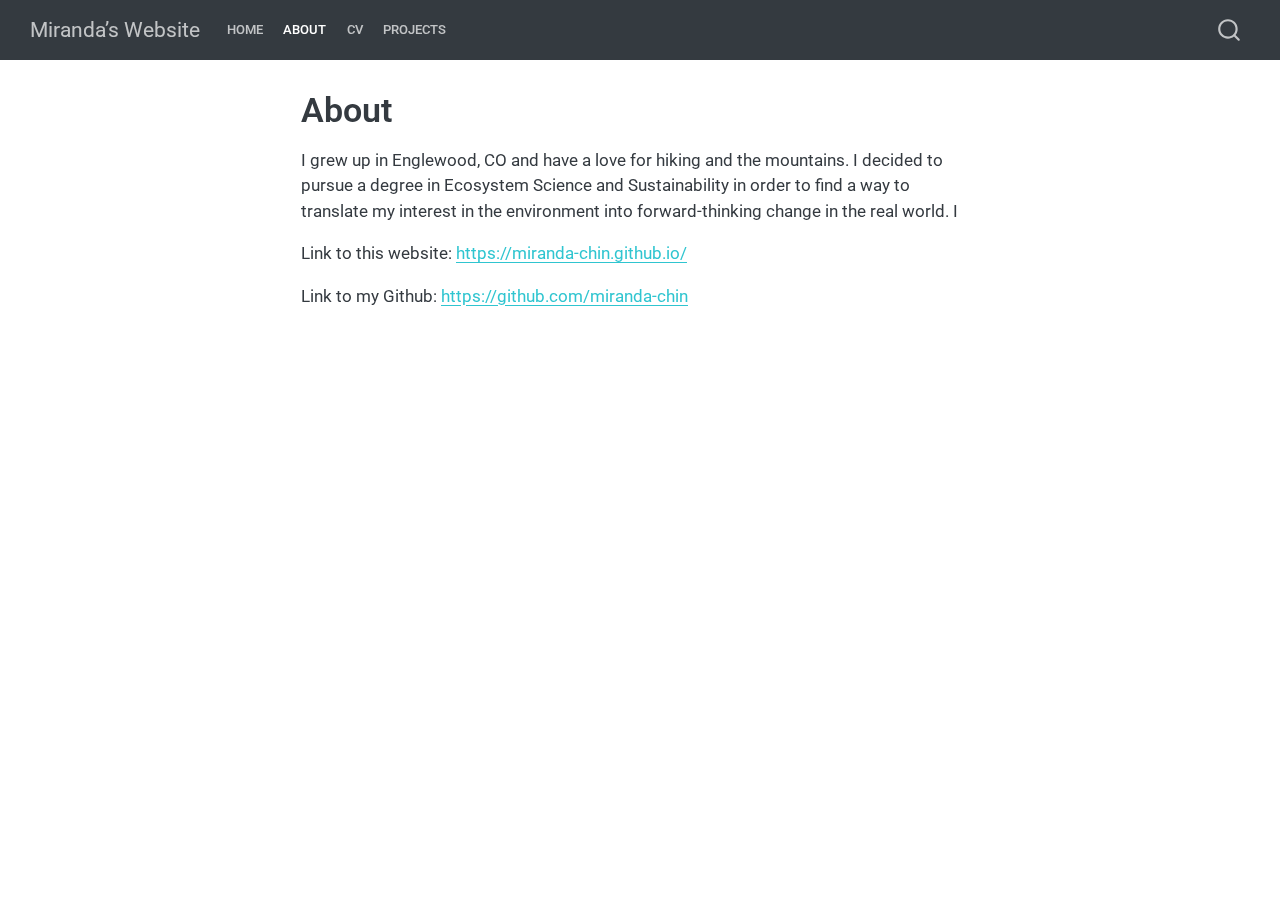
<file: docs/about.html>
<!DOCTYPE html>
<html xmlns="http://www.w3.org/1999/xhtml" lang="en" xml:lang="en"><head>

<meta charset="utf-8">
<meta name="generator" content="quarto-1.5.57">

<meta name="viewport" content="width=device-width, initial-scale=1.0, user-scalable=yes">


<title>About – Miranda’s Website</title>
<style>
code{white-space: pre-wrap;}
span.smallcaps{font-variant: small-caps;}
div.columns{display: flex; gap: min(4vw, 1.5em);}
div.column{flex: auto; overflow-x: auto;}
div.hanging-indent{margin-left: 1.5em; text-indent: -1.5em;}
ul.task-list{list-style: none;}
ul.task-list li input[type="checkbox"] {
  width: 0.8em;
  margin: 0 0.8em 0.2em -1em; /* quarto-specific, see https://github.com/quarto-dev/quarto-cli/issues/4556 */ 
  vertical-align: middle;
}
</style>


<script src="site_libs/quarto-nav/quarto-nav.js"></script>
<script src="site_libs/quarto-nav/headroom.min.js"></script>
<script src="site_libs/clipboard/clipboard.min.js"></script>
<script src="site_libs/quarto-search/autocomplete.umd.js"></script>
<script src="site_libs/quarto-search/fuse.min.js"></script>
<script src="site_libs/quarto-search/quarto-search.js"></script>
<meta name="quarto:offset" content="./">
<script src="site_libs/quarto-html/quarto.js"></script>
<script src="site_libs/quarto-html/popper.min.js"></script>
<script src="site_libs/quarto-html/tippy.umd.min.js"></script>
<script src="site_libs/quarto-html/anchor.min.js"></script>
<link href="site_libs/quarto-html/tippy.css" rel="stylesheet">
<link href="site_libs/quarto-html/quarto-syntax-highlighting.css" rel="stylesheet" id="quarto-text-highlighting-styles">
<script src="site_libs/bootstrap/bootstrap.min.js"></script>
<link href="site_libs/bootstrap/bootstrap-icons.css" rel="stylesheet">
<link href="site_libs/bootstrap/bootstrap.min.css" rel="stylesheet" id="quarto-bootstrap" data-mode="light">
<script id="quarto-search-options" type="application/json">{
  "location": "navbar",
  "copy-button": false,
  "collapse-after": 3,
  "panel-placement": "end",
  "type": "overlay",
  "limit": 50,
  "keyboard-shortcut": [
    "f",
    "/",
    "s"
  ],
  "show-item-context": false,
  "language": {
    "search-no-results-text": "No results",
    "search-matching-documents-text": "matching documents",
    "search-copy-link-title": "Copy link to search",
    "search-hide-matches-text": "Hide additional matches",
    "search-more-match-text": "more match in this document",
    "search-more-matches-text": "more matches in this document",
    "search-clear-button-title": "Clear",
    "search-text-placeholder": "",
    "search-detached-cancel-button-title": "Cancel",
    "search-submit-button-title": "Submit",
    "search-label": "Search"
  }
}</script>


<link rel="stylesheet" href="styles.css">
</head>

<body class="floating nav-fixed">

<div id="quarto-search-results"></div>
  <header id="quarto-header" class="headroom fixed-top">
    <nav class="navbar navbar-expand-lg " data-bs-theme="dark">
      <div class="navbar-container container-fluid">
      <div class="navbar-brand-container mx-auto">
    <a class="navbar-brand" href="./index.html">
    <span class="navbar-title">Miranda’s Website</span>
    </a>
  </div>
            <div id="quarto-search" class="" title="Search"></div>
          <button class="navbar-toggler" type="button" data-bs-toggle="collapse" data-bs-target="#navbarCollapse" aria-controls="navbarCollapse" role="menu" aria-expanded="false" aria-label="Toggle navigation" onclick="if (window.quartoToggleHeadroom) { window.quartoToggleHeadroom(); }">
  <span class="navbar-toggler-icon"></span>
</button>
          <div class="collapse navbar-collapse" id="navbarCollapse">
            <ul class="navbar-nav navbar-nav-scroll me-auto">
  <li class="nav-item">
    <a class="nav-link" href="./index.html"> 
<span class="menu-text">Home</span></a>
  </li>  
  <li class="nav-item">
    <a class="nav-link active" href="./about.html" aria-current="page"> 
<span class="menu-text">About</span></a>
  </li>  
  <li class="nav-item">
    <a class="nav-link" href="./CV.html"> 
<span class="menu-text">CV</span></a>
  </li>  
  <li class="nav-item">
    <a class="nav-link" href="./Projects.html"> 
<span class="menu-text">Projects</span></a>
  </li>  
</ul>
          </div> <!-- /navcollapse -->
            <div class="quarto-navbar-tools">
</div>
      </div> <!-- /container-fluid -->
    </nav>
</header>
<!-- content -->
<div id="quarto-content" class="quarto-container page-columns page-rows-contents page-layout-article page-navbar">
<!-- sidebar -->
  <nav id="quarto-sidebar" class="sidebar collapse collapse-horizontal quarto-sidebar-collapse-item sidebar-navigation floating overflow-auto">
    
</nav>
<div id="quarto-sidebar-glass" class="quarto-sidebar-collapse-item" data-bs-toggle="collapse" data-bs-target=".quarto-sidebar-collapse-item"></div>
<!-- margin-sidebar -->
    <div id="quarto-margin-sidebar" class="sidebar margin-sidebar zindex-bottom">
    </div>
<!-- main -->
<main class="content" id="quarto-document-content">

<header id="title-block-header" class="quarto-title-block default">
<div class="quarto-title">
<h1 class="title">About</h1>
</div>



<div class="quarto-title-meta">

    
  
    
  </div>
  


</header>


<p>I grew up in Englewood, CO and have a love for hiking and the mountains. I decided to pursue a degree in Ecosystem Science and Sustainability in order to find a way to translate my interest in the environment into forward-thinking change in the real world. I</p>
<p>Link to this website: <a href="https://miranda-chin.github.io/" class="uri">https://miranda-chin.github.io/</a></p>
<p>Link to my Github: <a href="https://github.com/miranda-chin" class="uri">https://github.com/miranda-chin</a></p>



</main> <!-- /main -->
<script id="quarto-html-after-body" type="application/javascript">
window.document.addEventListener("DOMContentLoaded", function (event) {
  const toggleBodyColorMode = (bsSheetEl) => {
    const mode = bsSheetEl.getAttribute("data-mode");
    const bodyEl = window.document.querySelector("body");
    if (mode === "dark") {
      bodyEl.classList.add("quarto-dark");
      bodyEl.classList.remove("quarto-light");
    } else {
      bodyEl.classList.add("quarto-light");
      bodyEl.classList.remove("quarto-dark");
    }
  }
  const toggleBodyColorPrimary = () => {
    const bsSheetEl = window.document.querySelector("link#quarto-bootstrap");
    if (bsSheetEl) {
      toggleBodyColorMode(bsSheetEl);
    }
  }
  toggleBodyColorPrimary();  
  const icon = "";
  const anchorJS = new window.AnchorJS();
  anchorJS.options = {
    placement: 'right',
    icon: icon
  };
  anchorJS.add('.anchored');
  const isCodeAnnotation = (el) => {
    for (const clz of el.classList) {
      if (clz.startsWith('code-annotation-')) {                     
        return true;
      }
    }
    return false;
  }
  const onCopySuccess = function(e) {
    // button target
    const button = e.trigger;
    // don't keep focus
    button.blur();
    // flash "checked"
    button.classList.add('code-copy-button-checked');
    var currentTitle = button.getAttribute("title");
    button.setAttribute("title", "Copied!");
    let tooltip;
    if (window.bootstrap) {
      button.setAttribute("data-bs-toggle", "tooltip");
      button.setAttribute("data-bs-placement", "left");
      button.setAttribute("data-bs-title", "Copied!");
      tooltip = new bootstrap.Tooltip(button, 
        { trigger: "manual", 
          customClass: "code-copy-button-tooltip",
          offset: [0, -8]});
      tooltip.show();    
    }
    setTimeout(function() {
      if (tooltip) {
        tooltip.hide();
        button.removeAttribute("data-bs-title");
        button.removeAttribute("data-bs-toggle");
        button.removeAttribute("data-bs-placement");
      }
      button.setAttribute("title", currentTitle);
      button.classList.remove('code-copy-button-checked');
    }, 1000);
    // clear code selection
    e.clearSelection();
  }
  const getTextToCopy = function(trigger) {
      const codeEl = trigger.previousElementSibling.cloneNode(true);
      for (const childEl of codeEl.children) {
        if (isCodeAnnotation(childEl)) {
          childEl.remove();
        }
      }
      return codeEl.innerText;
  }
  const clipboard = new window.ClipboardJS('.code-copy-button:not([data-in-quarto-modal])', {
    text: getTextToCopy
  });
  clipboard.on('success', onCopySuccess);
  if (window.document.getElementById('quarto-embedded-source-code-modal')) {
    // For code content inside modals, clipBoardJS needs to be initialized with a container option
    // TODO: Check when it could be a function (https://github.com/zenorocha/clipboard.js/issues/860)
    const clipboardModal = new window.ClipboardJS('.code-copy-button[data-in-quarto-modal]', {
      text: getTextToCopy,
      container: window.document.getElementById('quarto-embedded-source-code-modal')
    });
    clipboardModal.on('success', onCopySuccess);
  }
    var localhostRegex = new RegExp(/^(?:http|https):\/\/localhost\:?[0-9]*\//);
    var mailtoRegex = new RegExp(/^mailto:/);
      var filterRegex = new RegExp('/' + window.location.host + '/');
    var isInternal = (href) => {
        return filterRegex.test(href) || localhostRegex.test(href) || mailtoRegex.test(href);
    }
    // Inspect non-navigation links and adorn them if external
 	var links = window.document.querySelectorAll('a[href]:not(.nav-link):not(.navbar-brand):not(.toc-action):not(.sidebar-link):not(.sidebar-item-toggle):not(.pagination-link):not(.no-external):not([aria-hidden]):not(.dropdown-item):not(.quarto-navigation-tool):not(.about-link)');
    for (var i=0; i<links.length; i++) {
      const link = links[i];
      if (!isInternal(link.href)) {
        // undo the damage that might have been done by quarto-nav.js in the case of
        // links that we want to consider external
        if (link.dataset.originalHref !== undefined) {
          link.href = link.dataset.originalHref;
        }
      }
    }
  function tippyHover(el, contentFn, onTriggerFn, onUntriggerFn) {
    const config = {
      allowHTML: true,
      maxWidth: 500,
      delay: 100,
      arrow: false,
      appendTo: function(el) {
          return el.parentElement;
      },
      interactive: true,
      interactiveBorder: 10,
      theme: 'quarto',
      placement: 'bottom-start',
    };
    if (contentFn) {
      config.content = contentFn;
    }
    if (onTriggerFn) {
      config.onTrigger = onTriggerFn;
    }
    if (onUntriggerFn) {
      config.onUntrigger = onUntriggerFn;
    }
    window.tippy(el, config); 
  }
  const noterefs = window.document.querySelectorAll('a[role="doc-noteref"]');
  for (var i=0; i<noterefs.length; i++) {
    const ref = noterefs[i];
    tippyHover(ref, function() {
      // use id or data attribute instead here
      let href = ref.getAttribute('data-footnote-href') || ref.getAttribute('href');
      try { href = new URL(href).hash; } catch {}
      const id = href.replace(/^#\/?/, "");
      const note = window.document.getElementById(id);
      if (note) {
        return note.innerHTML;
      } else {
        return "";
      }
    });
  }
  const xrefs = window.document.querySelectorAll('a.quarto-xref');
  const processXRef = (id, note) => {
    // Strip column container classes
    const stripColumnClz = (el) => {
      el.classList.remove("page-full", "page-columns");
      if (el.children) {
        for (const child of el.children) {
          stripColumnClz(child);
        }
      }
    }
    stripColumnClz(note)
    if (id === null || id.startsWith('sec-')) {
      // Special case sections, only their first couple elements
      const container = document.createElement("div");
      if (note.children && note.children.length > 2) {
        container.appendChild(note.children[0].cloneNode(true));
        for (let i = 1; i < note.children.length; i++) {
          const child = note.children[i];
          if (child.tagName === "P" && child.innerText === "") {
            continue;
          } else {
            container.appendChild(child.cloneNode(true));
            break;
          }
        }
        if (window.Quarto?.typesetMath) {
          window.Quarto.typesetMath(container);
        }
        return container.innerHTML
      } else {
        if (window.Quarto?.typesetMath) {
          window.Quarto.typesetMath(note);
        }
        return note.innerHTML;
      }
    } else {
      // Remove any anchor links if they are present
      const anchorLink = note.querySelector('a.anchorjs-link');
      if (anchorLink) {
        anchorLink.remove();
      }
      if (window.Quarto?.typesetMath) {
        window.Quarto.typesetMath(note);
      }
      // TODO in 1.5, we should make sure this works without a callout special case
      if (note.classList.contains("callout")) {
        return note.outerHTML;
      } else {
        return note.innerHTML;
      }
    }
  }
  for (var i=0; i<xrefs.length; i++) {
    const xref = xrefs[i];
    tippyHover(xref, undefined, function(instance) {
      instance.disable();
      let url = xref.getAttribute('href');
      let hash = undefined; 
      if (url.startsWith('#')) {
        hash = url;
      } else {
        try { hash = new URL(url).hash; } catch {}
      }
      if (hash) {
        const id = hash.replace(/^#\/?/, "");
        const note = window.document.getElementById(id);
        if (note !== null) {
          try {
            const html = processXRef(id, note.cloneNode(true));
            instance.setContent(html);
          } finally {
            instance.enable();
            instance.show();
          }
        } else {
          // See if we can fetch this
          fetch(url.split('#')[0])
          .then(res => res.text())
          .then(html => {
            const parser = new DOMParser();
            const htmlDoc = parser.parseFromString(html, "text/html");
            const note = htmlDoc.getElementById(id);
            if (note !== null) {
              const html = processXRef(id, note);
              instance.setContent(html);
            } 
          }).finally(() => {
            instance.enable();
            instance.show();
          });
        }
      } else {
        // See if we can fetch a full url (with no hash to target)
        // This is a special case and we should probably do some content thinning / targeting
        fetch(url)
        .then(res => res.text())
        .then(html => {
          const parser = new DOMParser();
          const htmlDoc = parser.parseFromString(html, "text/html");
          const note = htmlDoc.querySelector('main.content');
          if (note !== null) {
            // This should only happen for chapter cross references
            // (since there is no id in the URL)
            // remove the first header
            if (note.children.length > 0 && note.children[0].tagName === "HEADER") {
              note.children[0].remove();
            }
            const html = processXRef(null, note);
            instance.setContent(html);
          } 
        }).finally(() => {
          instance.enable();
          instance.show();
        });
      }
    }, function(instance) {
    });
  }
      let selectedAnnoteEl;
      const selectorForAnnotation = ( cell, annotation) => {
        let cellAttr = 'data-code-cell="' + cell + '"';
        let lineAttr = 'data-code-annotation="' +  annotation + '"';
        const selector = 'span[' + cellAttr + '][' + lineAttr + ']';
        return selector;
      }
      const selectCodeLines = (annoteEl) => {
        const doc = window.document;
        const targetCell = annoteEl.getAttribute("data-target-cell");
        const targetAnnotation = annoteEl.getAttribute("data-target-annotation");
        const annoteSpan = window.document.querySelector(selectorForAnnotation(targetCell, targetAnnotation));
        const lines = annoteSpan.getAttribute("data-code-lines").split(",");
        const lineIds = lines.map((line) => {
          return targetCell + "-" + line;
        })
        let top = null;
        let height = null;
        let parent = null;
        if (lineIds.length > 0) {
            //compute the position of the single el (top and bottom and make a div)
            const el = window.document.getElementById(lineIds[0]);
            top = el.offsetTop;
            height = el.offsetHeight;
            parent = el.parentElement.parentElement;
          if (lineIds.length > 1) {
            const lastEl = window.document.getElementById(lineIds[lineIds.length - 1]);
            const bottom = lastEl.offsetTop + lastEl.offsetHeight;
            height = bottom - top;
          }
          if (top !== null && height !== null && parent !== null) {
            // cook up a div (if necessary) and position it 
            let div = window.document.getElementById("code-annotation-line-highlight");
            if (div === null) {
              div = window.document.createElement("div");
              div.setAttribute("id", "code-annotation-line-highlight");
              div.style.position = 'absolute';
              parent.appendChild(div);
            }
            div.style.top = top - 2 + "px";
            div.style.height = height + 4 + "px";
            div.style.left = 0;
            let gutterDiv = window.document.getElementById("code-annotation-line-highlight-gutter");
            if (gutterDiv === null) {
              gutterDiv = window.document.createElement("div");
              gutterDiv.setAttribute("id", "code-annotation-line-highlight-gutter");
              gutterDiv.style.position = 'absolute';
              const codeCell = window.document.getElementById(targetCell);
              const gutter = codeCell.querySelector('.code-annotation-gutter');
              gutter.appendChild(gutterDiv);
            }
            gutterDiv.style.top = top - 2 + "px";
            gutterDiv.style.height = height + 4 + "px";
          }
          selectedAnnoteEl = annoteEl;
        }
      };
      const unselectCodeLines = () => {
        const elementsIds = ["code-annotation-line-highlight", "code-annotation-line-highlight-gutter"];
        elementsIds.forEach((elId) => {
          const div = window.document.getElementById(elId);
          if (div) {
            div.remove();
          }
        });
        selectedAnnoteEl = undefined;
      };
        // Handle positioning of the toggle
    window.addEventListener(
      "resize",
      throttle(() => {
        elRect = undefined;
        if (selectedAnnoteEl) {
          selectCodeLines(selectedAnnoteEl);
        }
      }, 10)
    );
    function throttle(fn, ms) {
    let throttle = false;
    let timer;
      return (...args) => {
        if(!throttle) { // first call gets through
            fn.apply(this, args);
            throttle = true;
        } else { // all the others get throttled
            if(timer) clearTimeout(timer); // cancel #2
            timer = setTimeout(() => {
              fn.apply(this, args);
              timer = throttle = false;
            }, ms);
        }
      };
    }
      // Attach click handler to the DT
      const annoteDls = window.document.querySelectorAll('dt[data-target-cell]');
      for (const annoteDlNode of annoteDls) {
        annoteDlNode.addEventListener('click', (event) => {
          const clickedEl = event.target;
          if (clickedEl !== selectedAnnoteEl) {
            unselectCodeLines();
            const activeEl = window.document.querySelector('dt[data-target-cell].code-annotation-active');
            if (activeEl) {
              activeEl.classList.remove('code-annotation-active');
            }
            selectCodeLines(clickedEl);
            clickedEl.classList.add('code-annotation-active');
          } else {
            // Unselect the line
            unselectCodeLines();
            clickedEl.classList.remove('code-annotation-active');
          }
        });
      }
  const findCites = (el) => {
    const parentEl = el.parentElement;
    if (parentEl) {
      const cites = parentEl.dataset.cites;
      if (cites) {
        return {
          el,
          cites: cites.split(' ')
        };
      } else {
        return findCites(el.parentElement)
      }
    } else {
      return undefined;
    }
  };
  var bibliorefs = window.document.querySelectorAll('a[role="doc-biblioref"]');
  for (var i=0; i<bibliorefs.length; i++) {
    const ref = bibliorefs[i];
    const citeInfo = findCites(ref);
    if (citeInfo) {
      tippyHover(citeInfo.el, function() {
        var popup = window.document.createElement('div');
        citeInfo.cites.forEach(function(cite) {
          var citeDiv = window.document.createElement('div');
          citeDiv.classList.add('hanging-indent');
          citeDiv.classList.add('csl-entry');
          var biblioDiv = window.document.getElementById('ref-' + cite);
          if (biblioDiv) {
            citeDiv.innerHTML = biblioDiv.innerHTML;
          }
          popup.appendChild(citeDiv);
        });
        return popup.innerHTML;
      });
    }
  }
});
</script>
</div> <!-- /content -->




</body></html>
</file>
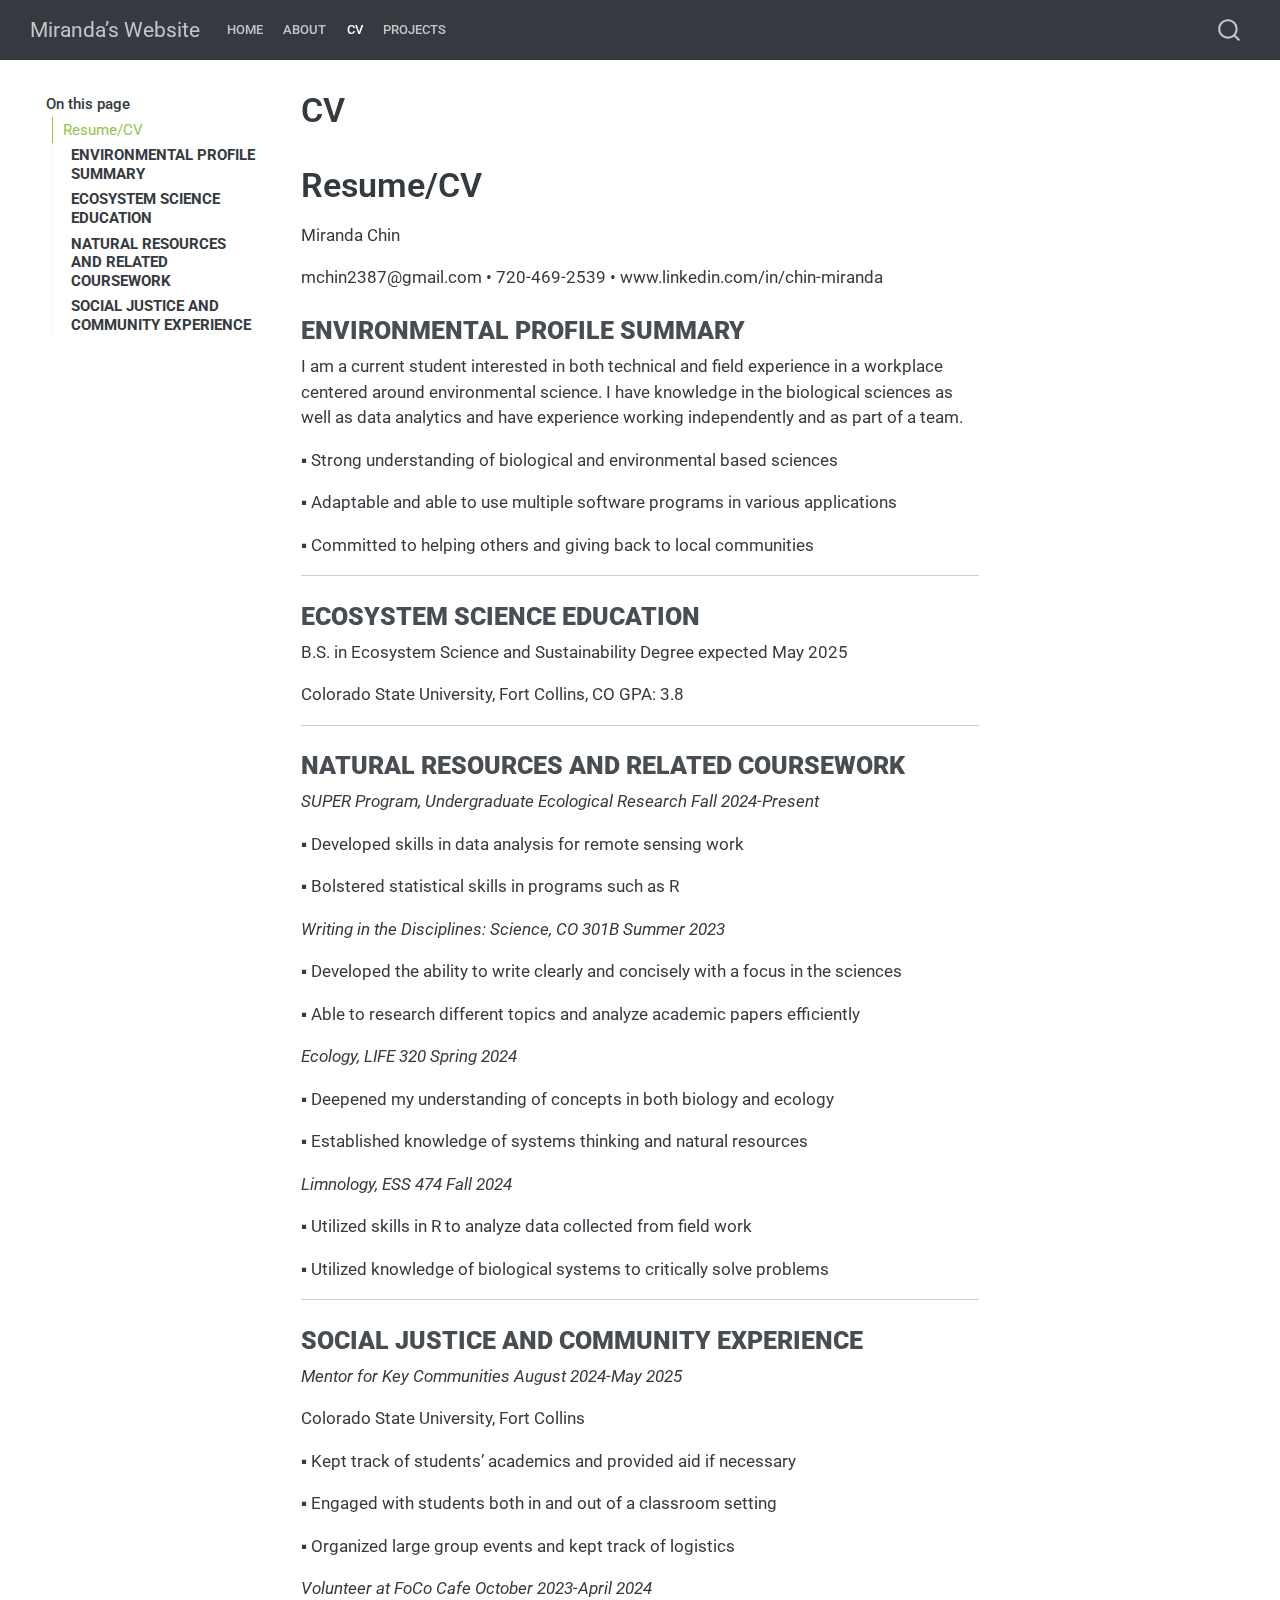
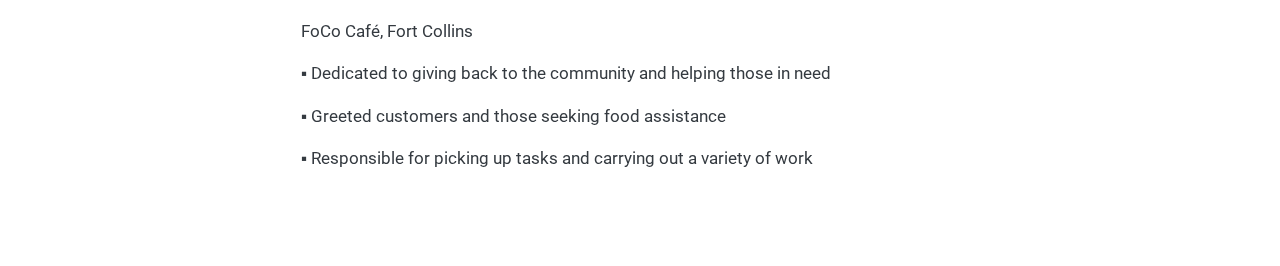
<file: docs/CV.html>
<!DOCTYPE html>
<html xmlns="http://www.w3.org/1999/xhtml" lang="en" xml:lang="en"><head>

<meta charset="utf-8">
<meta name="generator" content="quarto-1.5.57">

<meta name="viewport" content="width=device-width, initial-scale=1.0, user-scalable=yes">


<title>CV – Miranda’s Website</title>
<style>
code{white-space: pre-wrap;}
span.smallcaps{font-variant: small-caps;}
div.columns{display: flex; gap: min(4vw, 1.5em);}
div.column{flex: auto; overflow-x: auto;}
div.hanging-indent{margin-left: 1.5em; text-indent: -1.5em;}
ul.task-list{list-style: none;}
ul.task-list li input[type="checkbox"] {
  width: 0.8em;
  margin: 0 0.8em 0.2em -1em; /* quarto-specific, see https://github.com/quarto-dev/quarto-cli/issues/4556 */ 
  vertical-align: middle;
}
</style>


<script src="site_libs/quarto-nav/quarto-nav.js"></script>
<script src="site_libs/quarto-nav/headroom.min.js"></script>
<script src="site_libs/clipboard/clipboard.min.js"></script>
<script src="site_libs/quarto-search/autocomplete.umd.js"></script>
<script src="site_libs/quarto-search/fuse.min.js"></script>
<script src="site_libs/quarto-search/quarto-search.js"></script>
<meta name="quarto:offset" content="./">
<script src="site_libs/quarto-html/quarto.js"></script>
<script src="site_libs/quarto-html/popper.min.js"></script>
<script src="site_libs/quarto-html/tippy.umd.min.js"></script>
<script src="site_libs/quarto-html/anchor.min.js"></script>
<link href="site_libs/quarto-html/tippy.css" rel="stylesheet">
<link href="site_libs/quarto-html/quarto-syntax-highlighting.css" rel="stylesheet" id="quarto-text-highlighting-styles">
<script src="site_libs/bootstrap/bootstrap.min.js"></script>
<link href="site_libs/bootstrap/bootstrap-icons.css" rel="stylesheet">
<link href="site_libs/bootstrap/bootstrap.min.css" rel="stylesheet" id="quarto-bootstrap" data-mode="light">
<script id="quarto-search-options" type="application/json">{
  "location": "navbar",
  "copy-button": false,
  "collapse-after": 3,
  "panel-placement": "end",
  "type": "overlay",
  "limit": 50,
  "keyboard-shortcut": [
    "f",
    "/",
    "s"
  ],
  "show-item-context": false,
  "language": {
    "search-no-results-text": "No results",
    "search-matching-documents-text": "matching documents",
    "search-copy-link-title": "Copy link to search",
    "search-hide-matches-text": "Hide additional matches",
    "search-more-match-text": "more match in this document",
    "search-more-matches-text": "more matches in this document",
    "search-clear-button-title": "Clear",
    "search-text-placeholder": "",
    "search-detached-cancel-button-title": "Cancel",
    "search-submit-button-title": "Submit",
    "search-label": "Search"
  }
}</script>


<link rel="stylesheet" href="styles.css">
</head>

<body class="floating nav-fixed">

<div id="quarto-search-results"></div>
  <header id="quarto-header" class="headroom fixed-top">
    <nav class="navbar navbar-expand-lg " data-bs-theme="dark">
      <div class="navbar-container container-fluid">
      <div class="navbar-brand-container mx-auto">
    <a class="navbar-brand" href="./index.html">
    <span class="navbar-title">Miranda’s Website</span>
    </a>
  </div>
            <div id="quarto-search" class="" title="Search"></div>
          <button class="navbar-toggler" type="button" data-bs-toggle="collapse" data-bs-target="#navbarCollapse" aria-controls="navbarCollapse" role="menu" aria-expanded="false" aria-label="Toggle navigation" onclick="if (window.quartoToggleHeadroom) { window.quartoToggleHeadroom(); }">
  <span class="navbar-toggler-icon"></span>
</button>
          <div class="collapse navbar-collapse" id="navbarCollapse">
            <ul class="navbar-nav navbar-nav-scroll me-auto">
  <li class="nav-item">
    <a class="nav-link" href="./index.html"> 
<span class="menu-text">Home</span></a>
  </li>  
  <li class="nav-item">
    <a class="nav-link" href="./about.html"> 
<span class="menu-text">About</span></a>
  </li>  
  <li class="nav-item">
    <a class="nav-link active" href="./CV.html" aria-current="page"> 
<span class="menu-text">CV</span></a>
  </li>  
  <li class="nav-item">
    <a class="nav-link" href="./Projects.html"> 
<span class="menu-text">Projects</span></a>
  </li>  
</ul>
          </div> <!-- /navcollapse -->
            <div class="quarto-navbar-tools">
</div>
      </div> <!-- /container-fluid -->
    </nav>
</header>
<!-- content -->
<div id="quarto-content" class="quarto-container page-columns page-rows-contents page-layout-article page-navbar">
<!-- sidebar -->
  <nav id="quarto-sidebar" class="sidebar collapse collapse-horizontal quarto-sidebar-collapse-item sidebar-navigation floating overflow-auto">
    <nav id="TOC" role="doc-toc" class="toc-active">
    <h2 id="toc-title">On this page</h2>
   
  <ul>
  <li><a href="#resumecv" id="toc-resumecv" class="nav-link active" data-scroll-target="#resumecv">Resume/CV</a>
  <ul class="collapse">
  <li><a href="#environmental-profile-summary" id="toc-environmental-profile-summary" class="nav-link" data-scroll-target="#environmental-profile-summary"><b>ENVIRONMENTAL PROFILE SUMMARY</b></a></li>
  <li><a href="#ecosystem-science-education" id="toc-ecosystem-science-education" class="nav-link" data-scroll-target="#ecosystem-science-education"><b>ECOSYSTEM SCIENCE EDUCATION</b></a></li>
  <li><a href="#natural-resources-and-related-coursework" id="toc-natural-resources-and-related-coursework" class="nav-link" data-scroll-target="#natural-resources-and-related-coursework"><b>NATURAL RESOURCES AND RELATED COURSEWORK</b></a></li>
  <li><a href="#social-justice-and-community-experience" id="toc-social-justice-and-community-experience" class="nav-link" data-scroll-target="#social-justice-and-community-experience"><b>SOCIAL JUSTICE AND COMMUNITY EXPERIENCE</b></a></li>
  </ul></li>
  </ul>
</nav>
</nav>
<div id="quarto-sidebar-glass" class="quarto-sidebar-collapse-item" data-bs-toggle="collapse" data-bs-target=".quarto-sidebar-collapse-item"></div>
<!-- margin-sidebar -->
    <div id="quarto-margin-sidebar" class="sidebar margin-sidebar zindex-bottom">
    </div>
<!-- main -->
<main class="content" id="quarto-document-content">

<header id="title-block-header" class="quarto-title-block default">
<div class="quarto-title">
<h1 class="title">CV</h1>
</div>



<div class="quarto-title-meta">

    
  
    
  </div>
  


</header>


<section id="resumecv" class="level1">
<h1>Resume/CV</h1>
<p>Miranda Chin</p>
<p>mchin2387@gmail.com • 720-469-2539 • www.linkedin.com/in/chin-miranda</p>
<section id="environmental-profile-summary" class="level3">
<h3 class="anchored" data-anchor-id="environmental-profile-summary"><b>ENVIRONMENTAL PROFILE SUMMARY</b></h3>
<p>I am a current student interested in both technical and field experience in a workplace centered around environmental science. I have knowledge in the biological sciences as well as data analytics and have experience working independently and as part of a team.</p>
<p>▪ Strong understanding of biological and environmental based sciences</p>
<p>▪ Adaptable and able to use multiple software programs in various applications</p>
<p>▪ Committed to helping others and giving back to local communities</p>
<hr>
</section>
<section id="ecosystem-science-education" class="level3">
<h3 class="anchored" data-anchor-id="ecosystem-science-education"><b>ECOSYSTEM SCIENCE EDUCATION</b></h3>
<p>B.S. in Ecosystem Science and Sustainability Degree expected May 2025</p>
<p>Colorado State University, Fort Collins, CO GPA: 3.8</p>
<hr>
</section>
<section id="natural-resources-and-related-coursework" class="level3">
<h3 class="anchored" data-anchor-id="natural-resources-and-related-coursework"><b>NATURAL RESOURCES AND RELATED COURSEWORK</b></h3>
<p><i>SUPER Program, Undergraduate Ecological Research Fall 2024-Present</i></p>
<p>▪ Developed skills in data analysis for remote sensing work</p>
<p>▪ Bolstered statistical skills in programs such as R</p>
<p><i>Writing in the Disciplines: Science, CO 301B Summer 2023</i></p>
<p>▪ Developed the ability to write clearly and concisely with a focus in the sciences</p>
<p>▪ Able to research different topics and analyze academic papers efficiently</p>
<p><i>Ecology, LIFE 320 Spring 2024</i></p>
<p>▪ Deepened my understanding of concepts in both biology and ecology</p>
<p>▪ Established knowledge of systems thinking and natural resources</p>
<p><i>Limnology, ESS 474 Fall 2024</i></p>
<p>▪ Utilized skills in R to analyze data collected from field work</p>
<p>▪ Utilized knowledge of biological systems to critically solve problems</p>
<hr>
</section>
<section id="social-justice-and-community-experience" class="level3">
<h3 class="anchored" data-anchor-id="social-justice-and-community-experience"><b>SOCIAL JUSTICE AND COMMUNITY EXPERIENCE</b></h3>
<p><i>Mentor for Key Communities August 2024-May 2025</i></p>
<p>Colorado State University, Fort Collins</p>
<p>▪ Kept track of students’ academics and provided aid if necessary</p>
<p>▪ Engaged with students both in and out of a classroom setting</p>
<p>▪ Organized large group events and kept track of logistics</p>
<p><i>Volunteer at FoCo Cafe October 2023-April 2024</i></p>
<p>FoCo Café, Fort Collins</p>
<p>▪ Dedicated to giving back to the community and helping those in need</p>
<p>▪ Greeted customers and those seeking food assistance</p>
<p>▪ Responsible for picking up tasks and carrying out a variety of work</p>


</section>
</section>

</main> <!-- /main -->
<script id="quarto-html-after-body" type="application/javascript">
window.document.addEventListener("DOMContentLoaded", function (event) {
  const toggleBodyColorMode = (bsSheetEl) => {
    const mode = bsSheetEl.getAttribute("data-mode");
    const bodyEl = window.document.querySelector("body");
    if (mode === "dark") {
      bodyEl.classList.add("quarto-dark");
      bodyEl.classList.remove("quarto-light");
    } else {
      bodyEl.classList.add("quarto-light");
      bodyEl.classList.remove("quarto-dark");
    }
  }
  const toggleBodyColorPrimary = () => {
    const bsSheetEl = window.document.querySelector("link#quarto-bootstrap");
    if (bsSheetEl) {
      toggleBodyColorMode(bsSheetEl);
    }
  }
  toggleBodyColorPrimary();  
  const icon = "";
  const anchorJS = new window.AnchorJS();
  anchorJS.options = {
    placement: 'right',
    icon: icon
  };
  anchorJS.add('.anchored');
  const isCodeAnnotation = (el) => {
    for (const clz of el.classList) {
      if (clz.startsWith('code-annotation-')) {                     
        return true;
      }
    }
    return false;
  }
  const onCopySuccess = function(e) {
    // button target
    const button = e.trigger;
    // don't keep focus
    button.blur();
    // flash "checked"
    button.classList.add('code-copy-button-checked');
    var currentTitle = button.getAttribute("title");
    button.setAttribute("title", "Copied!");
    let tooltip;
    if (window.bootstrap) {
      button.setAttribute("data-bs-toggle", "tooltip");
      button.setAttribute("data-bs-placement", "left");
      button.setAttribute("data-bs-title", "Copied!");
      tooltip = new bootstrap.Tooltip(button, 
        { trigger: "manual", 
          customClass: "code-copy-button-tooltip",
          offset: [0, -8]});
      tooltip.show();    
    }
    setTimeout(function() {
      if (tooltip) {
        tooltip.hide();
        button.removeAttribute("data-bs-title");
        button.removeAttribute("data-bs-toggle");
        button.removeAttribute("data-bs-placement");
      }
      button.setAttribute("title", currentTitle);
      button.classList.remove('code-copy-button-checked');
    }, 1000);
    // clear code selection
    e.clearSelection();
  }
  const getTextToCopy = function(trigger) {
      const codeEl = trigger.previousElementSibling.cloneNode(true);
      for (const childEl of codeEl.children) {
        if (isCodeAnnotation(childEl)) {
          childEl.remove();
        }
      }
      return codeEl.innerText;
  }
  const clipboard = new window.ClipboardJS('.code-copy-button:not([data-in-quarto-modal])', {
    text: getTextToCopy
  });
  clipboard.on('success', onCopySuccess);
  if (window.document.getElementById('quarto-embedded-source-code-modal')) {
    // For code content inside modals, clipBoardJS needs to be initialized with a container option
    // TODO: Check when it could be a function (https://github.com/zenorocha/clipboard.js/issues/860)
    const clipboardModal = new window.ClipboardJS('.code-copy-button[data-in-quarto-modal]', {
      text: getTextToCopy,
      container: window.document.getElementById('quarto-embedded-source-code-modal')
    });
    clipboardModal.on('success', onCopySuccess);
  }
    var localhostRegex = new RegExp(/^(?:http|https):\/\/localhost\:?[0-9]*\//);
    var mailtoRegex = new RegExp(/^mailto:/);
      var filterRegex = new RegExp('/' + window.location.host + '/');
    var isInternal = (href) => {
        return filterRegex.test(href) || localhostRegex.test(href) || mailtoRegex.test(href);
    }
    // Inspect non-navigation links and adorn them if external
 	var links = window.document.querySelectorAll('a[href]:not(.nav-link):not(.navbar-brand):not(.toc-action):not(.sidebar-link):not(.sidebar-item-toggle):not(.pagination-link):not(.no-external):not([aria-hidden]):not(.dropdown-item):not(.quarto-navigation-tool):not(.about-link)');
    for (var i=0; i<links.length; i++) {
      const link = links[i];
      if (!isInternal(link.href)) {
        // undo the damage that might have been done by quarto-nav.js in the case of
        // links that we want to consider external
        if (link.dataset.originalHref !== undefined) {
          link.href = link.dataset.originalHref;
        }
      }
    }
  function tippyHover(el, contentFn, onTriggerFn, onUntriggerFn) {
    const config = {
      allowHTML: true,
      maxWidth: 500,
      delay: 100,
      arrow: false,
      appendTo: function(el) {
          return el.parentElement;
      },
      interactive: true,
      interactiveBorder: 10,
      theme: 'quarto',
      placement: 'bottom-start',
    };
    if (contentFn) {
      config.content = contentFn;
    }
    if (onTriggerFn) {
      config.onTrigger = onTriggerFn;
    }
    if (onUntriggerFn) {
      config.onUntrigger = onUntriggerFn;
    }
    window.tippy(el, config); 
  }
  const noterefs = window.document.querySelectorAll('a[role="doc-noteref"]');
  for (var i=0; i<noterefs.length; i++) {
    const ref = noterefs[i];
    tippyHover(ref, function() {
      // use id or data attribute instead here
      let href = ref.getAttribute('data-footnote-href') || ref.getAttribute('href');
      try { href = new URL(href).hash; } catch {}
      const id = href.replace(/^#\/?/, "");
      const note = window.document.getElementById(id);
      if (note) {
        return note.innerHTML;
      } else {
        return "";
      }
    });
  }
  const xrefs = window.document.querySelectorAll('a.quarto-xref');
  const processXRef = (id, note) => {
    // Strip column container classes
    const stripColumnClz = (el) => {
      el.classList.remove("page-full", "page-columns");
      if (el.children) {
        for (const child of el.children) {
          stripColumnClz(child);
        }
      }
    }
    stripColumnClz(note)
    if (id === null || id.startsWith('sec-')) {
      // Special case sections, only their first couple elements
      const container = document.createElement("div");
      if (note.children && note.children.length > 2) {
        container.appendChild(note.children[0].cloneNode(true));
        for (let i = 1; i < note.children.length; i++) {
          const child = note.children[i];
          if (child.tagName === "P" && child.innerText === "") {
            continue;
          } else {
            container.appendChild(child.cloneNode(true));
            break;
          }
        }
        if (window.Quarto?.typesetMath) {
          window.Quarto.typesetMath(container);
        }
        return container.innerHTML
      } else {
        if (window.Quarto?.typesetMath) {
          window.Quarto.typesetMath(note);
        }
        return note.innerHTML;
      }
    } else {
      // Remove any anchor links if they are present
      const anchorLink = note.querySelector('a.anchorjs-link');
      if (anchorLink) {
        anchorLink.remove();
      }
      if (window.Quarto?.typesetMath) {
        window.Quarto.typesetMath(note);
      }
      // TODO in 1.5, we should make sure this works without a callout special case
      if (note.classList.contains("callout")) {
        return note.outerHTML;
      } else {
        return note.innerHTML;
      }
    }
  }
  for (var i=0; i<xrefs.length; i++) {
    const xref = xrefs[i];
    tippyHover(xref, undefined, function(instance) {
      instance.disable();
      let url = xref.getAttribute('href');
      let hash = undefined; 
      if (url.startsWith('#')) {
        hash = url;
      } else {
        try { hash = new URL(url).hash; } catch {}
      }
      if (hash) {
        const id = hash.replace(/^#\/?/, "");
        const note = window.document.getElementById(id);
        if (note !== null) {
          try {
            const html = processXRef(id, note.cloneNode(true));
            instance.setContent(html);
          } finally {
            instance.enable();
            instance.show();
          }
        } else {
          // See if we can fetch this
          fetch(url.split('#')[0])
          .then(res => res.text())
          .then(html => {
            const parser = new DOMParser();
            const htmlDoc = parser.parseFromString(html, "text/html");
            const note = htmlDoc.getElementById(id);
            if (note !== null) {
              const html = processXRef(id, note);
              instance.setContent(html);
            } 
          }).finally(() => {
            instance.enable();
            instance.show();
          });
        }
      } else {
        // See if we can fetch a full url (with no hash to target)
        // This is a special case and we should probably do some content thinning / targeting
        fetch(url)
        .then(res => res.text())
        .then(html => {
          const parser = new DOMParser();
          const htmlDoc = parser.parseFromString(html, "text/html");
          const note = htmlDoc.querySelector('main.content');
          if (note !== null) {
            // This should only happen for chapter cross references
            // (since there is no id in the URL)
            // remove the first header
            if (note.children.length > 0 && note.children[0].tagName === "HEADER") {
              note.children[0].remove();
            }
            const html = processXRef(null, note);
            instance.setContent(html);
          } 
        }).finally(() => {
          instance.enable();
          instance.show();
        });
      }
    }, function(instance) {
    });
  }
      let selectedAnnoteEl;
      const selectorForAnnotation = ( cell, annotation) => {
        let cellAttr = 'data-code-cell="' + cell + '"';
        let lineAttr = 'data-code-annotation="' +  annotation + '"';
        const selector = 'span[' + cellAttr + '][' + lineAttr + ']';
        return selector;
      }
      const selectCodeLines = (annoteEl) => {
        const doc = window.document;
        const targetCell = annoteEl.getAttribute("data-target-cell");
        const targetAnnotation = annoteEl.getAttribute("data-target-annotation");
        const annoteSpan = window.document.querySelector(selectorForAnnotation(targetCell, targetAnnotation));
        const lines = annoteSpan.getAttribute("data-code-lines").split(",");
        const lineIds = lines.map((line) => {
          return targetCell + "-" + line;
        })
        let top = null;
        let height = null;
        let parent = null;
        if (lineIds.length > 0) {
            //compute the position of the single el (top and bottom and make a div)
            const el = window.document.getElementById(lineIds[0]);
            top = el.offsetTop;
            height = el.offsetHeight;
            parent = el.parentElement.parentElement;
          if (lineIds.length > 1) {
            const lastEl = window.document.getElementById(lineIds[lineIds.length - 1]);
            const bottom = lastEl.offsetTop + lastEl.offsetHeight;
            height = bottom - top;
          }
          if (top !== null && height !== null && parent !== null) {
            // cook up a div (if necessary) and position it 
            let div = window.document.getElementById("code-annotation-line-highlight");
            if (div === null) {
              div = window.document.createElement("div");
              div.setAttribute("id", "code-annotation-line-highlight");
              div.style.position = 'absolute';
              parent.appendChild(div);
            }
            div.style.top = top - 2 + "px";
            div.style.height = height + 4 + "px";
            div.style.left = 0;
            let gutterDiv = window.document.getElementById("code-annotation-line-highlight-gutter");
            if (gutterDiv === null) {
              gutterDiv = window.document.createElement("div");
              gutterDiv.setAttribute("id", "code-annotation-line-highlight-gutter");
              gutterDiv.style.position = 'absolute';
              const codeCell = window.document.getElementById(targetCell);
              const gutter = codeCell.querySelector('.code-annotation-gutter');
              gutter.appendChild(gutterDiv);
            }
            gutterDiv.style.top = top - 2 + "px";
            gutterDiv.style.height = height + 4 + "px";
          }
          selectedAnnoteEl = annoteEl;
        }
      };
      const unselectCodeLines = () => {
        const elementsIds = ["code-annotation-line-highlight", "code-annotation-line-highlight-gutter"];
        elementsIds.forEach((elId) => {
          const div = window.document.getElementById(elId);
          if (div) {
            div.remove();
          }
        });
        selectedAnnoteEl = undefined;
      };
        // Handle positioning of the toggle
    window.addEventListener(
      "resize",
      throttle(() => {
        elRect = undefined;
        if (selectedAnnoteEl) {
          selectCodeLines(selectedAnnoteEl);
        }
      }, 10)
    );
    function throttle(fn, ms) {
    let throttle = false;
    let timer;
      return (...args) => {
        if(!throttle) { // first call gets through
            fn.apply(this, args);
            throttle = true;
        } else { // all the others get throttled
            if(timer) clearTimeout(timer); // cancel #2
            timer = setTimeout(() => {
              fn.apply(this, args);
              timer = throttle = false;
            }, ms);
        }
      };
    }
      // Attach click handler to the DT
      const annoteDls = window.document.querySelectorAll('dt[data-target-cell]');
      for (const annoteDlNode of annoteDls) {
        annoteDlNode.addEventListener('click', (event) => {
          const clickedEl = event.target;
          if (clickedEl !== selectedAnnoteEl) {
            unselectCodeLines();
            const activeEl = window.document.querySelector('dt[data-target-cell].code-annotation-active');
            if (activeEl) {
              activeEl.classList.remove('code-annotation-active');
            }
            selectCodeLines(clickedEl);
            clickedEl.classList.add('code-annotation-active');
          } else {
            // Unselect the line
            unselectCodeLines();
            clickedEl.classList.remove('code-annotation-active');
          }
        });
      }
  const findCites = (el) => {
    const parentEl = el.parentElement;
    if (parentEl) {
      const cites = parentEl.dataset.cites;
      if (cites) {
        return {
          el,
          cites: cites.split(' ')
        };
      } else {
        return findCites(el.parentElement)
      }
    } else {
      return undefined;
    }
  };
  var bibliorefs = window.document.querySelectorAll('a[role="doc-biblioref"]');
  for (var i=0; i<bibliorefs.length; i++) {
    const ref = bibliorefs[i];
    const citeInfo = findCites(ref);
    if (citeInfo) {
      tippyHover(citeInfo.el, function() {
        var popup = window.document.createElement('div');
        citeInfo.cites.forEach(function(cite) {
          var citeDiv = window.document.createElement('div');
          citeDiv.classList.add('hanging-indent');
          citeDiv.classList.add('csl-entry');
          var biblioDiv = window.document.getElementById('ref-' + cite);
          if (biblioDiv) {
            citeDiv.innerHTML = biblioDiv.innerHTML;
          }
          popup.appendChild(citeDiv);
        });
        return popup.innerHTML;
      });
    }
  }
});
</script>
</div> <!-- /content -->




</body></html>
</file>
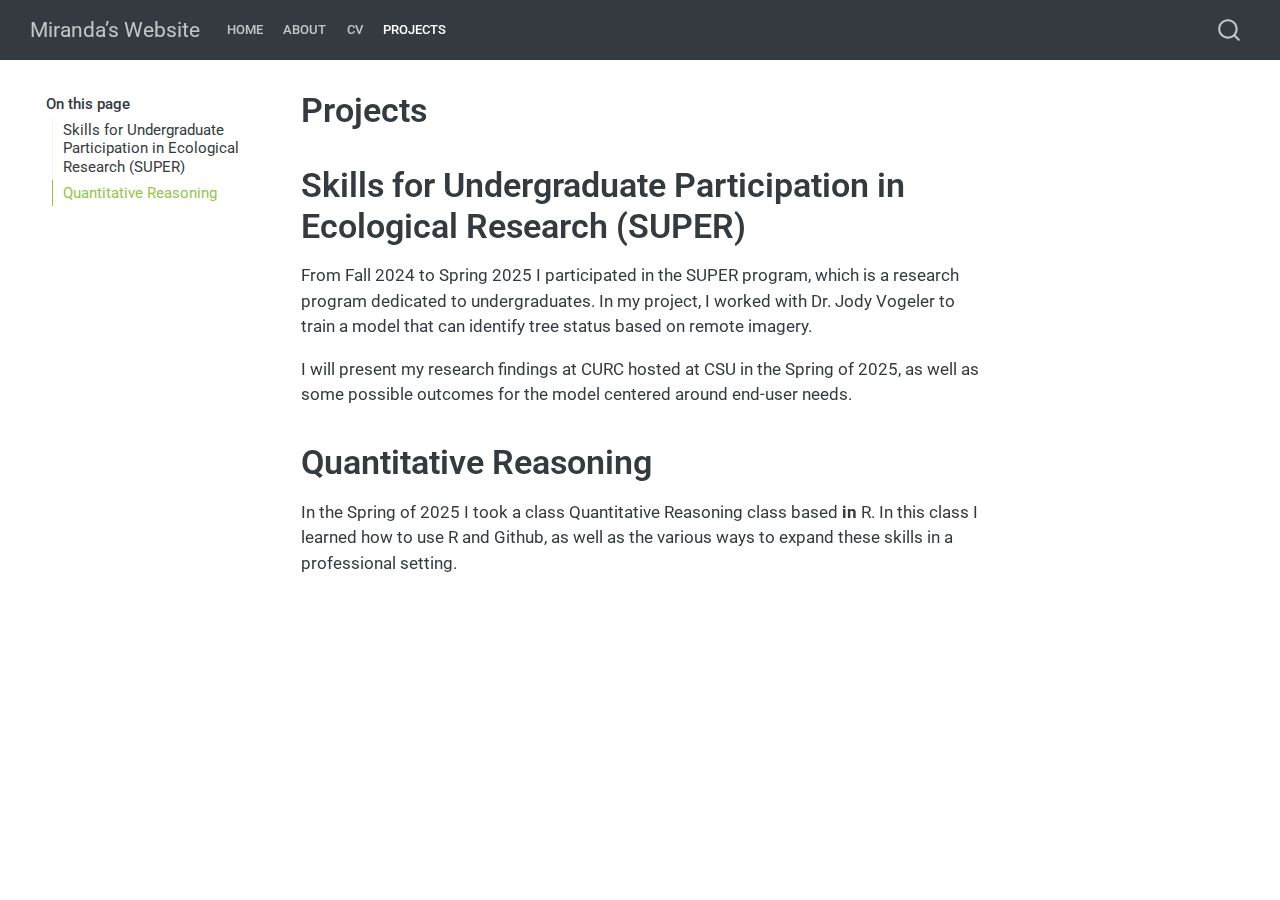
<file: docs/Projects.html>
<!DOCTYPE html>
<html xmlns="http://www.w3.org/1999/xhtml" lang="en" xml:lang="en"><head>

<meta charset="utf-8">
<meta name="generator" content="quarto-1.5.57">

<meta name="viewport" content="width=device-width, initial-scale=1.0, user-scalable=yes">


<title>Projects – Miranda’s Website</title>
<style>
code{white-space: pre-wrap;}
span.smallcaps{font-variant: small-caps;}
div.columns{display: flex; gap: min(4vw, 1.5em);}
div.column{flex: auto; overflow-x: auto;}
div.hanging-indent{margin-left: 1.5em; text-indent: -1.5em;}
ul.task-list{list-style: none;}
ul.task-list li input[type="checkbox"] {
  width: 0.8em;
  margin: 0 0.8em 0.2em -1em; /* quarto-specific, see https://github.com/quarto-dev/quarto-cli/issues/4556 */ 
  vertical-align: middle;
}
</style>


<script src="site_libs/quarto-nav/quarto-nav.js"></script>
<script src="site_libs/quarto-nav/headroom.min.js"></script>
<script src="site_libs/clipboard/clipboard.min.js"></script>
<script src="site_libs/quarto-search/autocomplete.umd.js"></script>
<script src="site_libs/quarto-search/fuse.min.js"></script>
<script src="site_libs/quarto-search/quarto-search.js"></script>
<meta name="quarto:offset" content="./">
<script src="site_libs/quarto-html/quarto.js"></script>
<script src="site_libs/quarto-html/popper.min.js"></script>
<script src="site_libs/quarto-html/tippy.umd.min.js"></script>
<script src="site_libs/quarto-html/anchor.min.js"></script>
<link href="site_libs/quarto-html/tippy.css" rel="stylesheet">
<link href="site_libs/quarto-html/quarto-syntax-highlighting.css" rel="stylesheet" id="quarto-text-highlighting-styles">
<script src="site_libs/bootstrap/bootstrap.min.js"></script>
<link href="site_libs/bootstrap/bootstrap-icons.css" rel="stylesheet">
<link href="site_libs/bootstrap/bootstrap.min.css" rel="stylesheet" id="quarto-bootstrap" data-mode="light">
<script id="quarto-search-options" type="application/json">{
  "location": "navbar",
  "copy-button": false,
  "collapse-after": 3,
  "panel-placement": "end",
  "type": "overlay",
  "limit": 50,
  "keyboard-shortcut": [
    "f",
    "/",
    "s"
  ],
  "show-item-context": false,
  "language": {
    "search-no-results-text": "No results",
    "search-matching-documents-text": "matching documents",
    "search-copy-link-title": "Copy link to search",
    "search-hide-matches-text": "Hide additional matches",
    "search-more-match-text": "more match in this document",
    "search-more-matches-text": "more matches in this document",
    "search-clear-button-title": "Clear",
    "search-text-placeholder": "",
    "search-detached-cancel-button-title": "Cancel",
    "search-submit-button-title": "Submit",
    "search-label": "Search"
  }
}</script>


<link rel="stylesheet" href="styles.css">
</head>

<body class="floating nav-fixed">

<div id="quarto-search-results"></div>
  <header id="quarto-header" class="headroom fixed-top">
    <nav class="navbar navbar-expand-lg " data-bs-theme="dark">
      <div class="navbar-container container-fluid">
      <div class="navbar-brand-container mx-auto">
    <a class="navbar-brand" href="./index.html">
    <span class="navbar-title">Miranda’s Website</span>
    </a>
  </div>
            <div id="quarto-search" class="" title="Search"></div>
          <button class="navbar-toggler" type="button" data-bs-toggle="collapse" data-bs-target="#navbarCollapse" aria-controls="navbarCollapse" role="menu" aria-expanded="false" aria-label="Toggle navigation" onclick="if (window.quartoToggleHeadroom) { window.quartoToggleHeadroom(); }">
  <span class="navbar-toggler-icon"></span>
</button>
          <div class="collapse navbar-collapse" id="navbarCollapse">
            <ul class="navbar-nav navbar-nav-scroll me-auto">
  <li class="nav-item">
    <a class="nav-link" href="./index.html"> 
<span class="menu-text">Home</span></a>
  </li>  
  <li class="nav-item">
    <a class="nav-link" href="./about.html"> 
<span class="menu-text">About</span></a>
  </li>  
  <li class="nav-item">
    <a class="nav-link" href="./CV.html"> 
<span class="menu-text">CV</span></a>
  </li>  
  <li class="nav-item">
    <a class="nav-link active" href="./Projects.html" aria-current="page"> 
<span class="menu-text">Projects</span></a>
  </li>  
</ul>
          </div> <!-- /navcollapse -->
            <div class="quarto-navbar-tools">
</div>
      </div> <!-- /container-fluid -->
    </nav>
</header>
<!-- content -->
<div id="quarto-content" class="quarto-container page-columns page-rows-contents page-layout-article page-navbar">
<!-- sidebar -->
  <nav id="quarto-sidebar" class="sidebar collapse collapse-horizontal quarto-sidebar-collapse-item sidebar-navigation floating overflow-auto">
    <nav id="TOC" role="doc-toc" class="toc-active">
    <h2 id="toc-title">On this page</h2>
   
  <ul>
  <li><a href="#skills-for-undergraduate-participation-in-ecological-research-super" id="toc-skills-for-undergraduate-participation-in-ecological-research-super" class="nav-link active" data-scroll-target="#skills-for-undergraduate-participation-in-ecological-research-super">Skills for Undergraduate Participation in Ecological Research (SUPER)</a></li>
  <li><a href="#quantitative-reasoning" id="toc-quantitative-reasoning" class="nav-link" data-scroll-target="#quantitative-reasoning">Quantitative Reasoning</a></li>
  </ul>
</nav>
</nav>
<div id="quarto-sidebar-glass" class="quarto-sidebar-collapse-item" data-bs-toggle="collapse" data-bs-target=".quarto-sidebar-collapse-item"></div>
<!-- margin-sidebar -->
    <div id="quarto-margin-sidebar" class="sidebar margin-sidebar zindex-bottom">
    </div>
<!-- main -->
<main class="content" id="quarto-document-content">

<header id="title-block-header" class="quarto-title-block default">
<div class="quarto-title">
<h1 class="title">Projects</h1>
</div>



<div class="quarto-title-meta">

    
  
    
  </div>
  


</header>


<section id="skills-for-undergraduate-participation-in-ecological-research-super" class="level1">
<h1>Skills for Undergraduate Participation in Ecological Research (SUPER)</h1>
<p>From Fall 2024 to Spring 2025 I participated in the SUPER program, which is a research program dedicated to undergraduates. In my project, I worked with Dr.&nbsp;Jody Vogeler to train a model that can identify tree status based on remote imagery.</p>
<p>I will present my research findings at CURC hosted at CSU in the Spring of 2025, as well as some possible outcomes for the model centered around end-user needs.</p>
</section>
<section id="quantitative-reasoning" class="level1">
<h1>Quantitative Reasoning</h1>
<p>In the Spring of 2025 I took a class Quantitative Reasoning class based <strong>in</strong> R. In this class I learned how to use R and Github, as well as the various ways to expand these skills in a professional setting.</p>


</section>

</main> <!-- /main -->
<script id="quarto-html-after-body" type="application/javascript">
window.document.addEventListener("DOMContentLoaded", function (event) {
  const toggleBodyColorMode = (bsSheetEl) => {
    const mode = bsSheetEl.getAttribute("data-mode");
    const bodyEl = window.document.querySelector("body");
    if (mode === "dark") {
      bodyEl.classList.add("quarto-dark");
      bodyEl.classList.remove("quarto-light");
    } else {
      bodyEl.classList.add("quarto-light");
      bodyEl.classList.remove("quarto-dark");
    }
  }
  const toggleBodyColorPrimary = () => {
    const bsSheetEl = window.document.querySelector("link#quarto-bootstrap");
    if (bsSheetEl) {
      toggleBodyColorMode(bsSheetEl);
    }
  }
  toggleBodyColorPrimary();  
  const icon = "";
  const anchorJS = new window.AnchorJS();
  anchorJS.options = {
    placement: 'right',
    icon: icon
  };
  anchorJS.add('.anchored');
  const isCodeAnnotation = (el) => {
    for (const clz of el.classList) {
      if (clz.startsWith('code-annotation-')) {                     
        return true;
      }
    }
    return false;
  }
  const onCopySuccess = function(e) {
    // button target
    const button = e.trigger;
    // don't keep focus
    button.blur();
    // flash "checked"
    button.classList.add('code-copy-button-checked');
    var currentTitle = button.getAttribute("title");
    button.setAttribute("title", "Copied!");
    let tooltip;
    if (window.bootstrap) {
      button.setAttribute("data-bs-toggle", "tooltip");
      button.setAttribute("data-bs-placement", "left");
      button.setAttribute("data-bs-title", "Copied!");
      tooltip = new bootstrap.Tooltip(button, 
        { trigger: "manual", 
          customClass: "code-copy-button-tooltip",
          offset: [0, -8]});
      tooltip.show();    
    }
    setTimeout(function() {
      if (tooltip) {
        tooltip.hide();
        button.removeAttribute("data-bs-title");
        button.removeAttribute("data-bs-toggle");
        button.removeAttribute("data-bs-placement");
      }
      button.setAttribute("title", currentTitle);
      button.classList.remove('code-copy-button-checked');
    }, 1000);
    // clear code selection
    e.clearSelection();
  }
  const getTextToCopy = function(trigger) {
      const codeEl = trigger.previousElementSibling.cloneNode(true);
      for (const childEl of codeEl.children) {
        if (isCodeAnnotation(childEl)) {
          childEl.remove();
        }
      }
      return codeEl.innerText;
  }
  const clipboard = new window.ClipboardJS('.code-copy-button:not([data-in-quarto-modal])', {
    text: getTextToCopy
  });
  clipboard.on('success', onCopySuccess);
  if (window.document.getElementById('quarto-embedded-source-code-modal')) {
    // For code content inside modals, clipBoardJS needs to be initialized with a container option
    // TODO: Check when it could be a function (https://github.com/zenorocha/clipboard.js/issues/860)
    const clipboardModal = new window.ClipboardJS('.code-copy-button[data-in-quarto-modal]', {
      text: getTextToCopy,
      container: window.document.getElementById('quarto-embedded-source-code-modal')
    });
    clipboardModal.on('success', onCopySuccess);
  }
    var localhostRegex = new RegExp(/^(?:http|https):\/\/localhost\:?[0-9]*\//);
    var mailtoRegex = new RegExp(/^mailto:/);
      var filterRegex = new RegExp('/' + window.location.host + '/');
    var isInternal = (href) => {
        return filterRegex.test(href) || localhostRegex.test(href) || mailtoRegex.test(href);
    }
    // Inspect non-navigation links and adorn them if external
 	var links = window.document.querySelectorAll('a[href]:not(.nav-link):not(.navbar-brand):not(.toc-action):not(.sidebar-link):not(.sidebar-item-toggle):not(.pagination-link):not(.no-external):not([aria-hidden]):not(.dropdown-item):not(.quarto-navigation-tool):not(.about-link)');
    for (var i=0; i<links.length; i++) {
      const link = links[i];
      if (!isInternal(link.href)) {
        // undo the damage that might have been done by quarto-nav.js in the case of
        // links that we want to consider external
        if (link.dataset.originalHref !== undefined) {
          link.href = link.dataset.originalHref;
        }
      }
    }
  function tippyHover(el, contentFn, onTriggerFn, onUntriggerFn) {
    const config = {
      allowHTML: true,
      maxWidth: 500,
      delay: 100,
      arrow: false,
      appendTo: function(el) {
          return el.parentElement;
      },
      interactive: true,
      interactiveBorder: 10,
      theme: 'quarto',
      placement: 'bottom-start',
    };
    if (contentFn) {
      config.content = contentFn;
    }
    if (onTriggerFn) {
      config.onTrigger = onTriggerFn;
    }
    if (onUntriggerFn) {
      config.onUntrigger = onUntriggerFn;
    }
    window.tippy(el, config); 
  }
  const noterefs = window.document.querySelectorAll('a[role="doc-noteref"]');
  for (var i=0; i<noterefs.length; i++) {
    const ref = noterefs[i];
    tippyHover(ref, function() {
      // use id or data attribute instead here
      let href = ref.getAttribute('data-footnote-href') || ref.getAttribute('href');
      try { href = new URL(href).hash; } catch {}
      const id = href.replace(/^#\/?/, "");
      const note = window.document.getElementById(id);
      if (note) {
        return note.innerHTML;
      } else {
        return "";
      }
    });
  }
  const xrefs = window.document.querySelectorAll('a.quarto-xref');
  const processXRef = (id, note) => {
    // Strip column container classes
    const stripColumnClz = (el) => {
      el.classList.remove("page-full", "page-columns");
      if (el.children) {
        for (const child of el.children) {
          stripColumnClz(child);
        }
      }
    }
    stripColumnClz(note)
    if (id === null || id.startsWith('sec-')) {
      // Special case sections, only their first couple elements
      const container = document.createElement("div");
      if (note.children && note.children.length > 2) {
        container.appendChild(note.children[0].cloneNode(true));
        for (let i = 1; i < note.children.length; i++) {
          const child = note.children[i];
          if (child.tagName === "P" && child.innerText === "") {
            continue;
          } else {
            container.appendChild(child.cloneNode(true));
            break;
          }
        }
        if (window.Quarto?.typesetMath) {
          window.Quarto.typesetMath(container);
        }
        return container.innerHTML
      } else {
        if (window.Quarto?.typesetMath) {
          window.Quarto.typesetMath(note);
        }
        return note.innerHTML;
      }
    } else {
      // Remove any anchor links if they are present
      const anchorLink = note.querySelector('a.anchorjs-link');
      if (anchorLink) {
        anchorLink.remove();
      }
      if (window.Quarto?.typesetMath) {
        window.Quarto.typesetMath(note);
      }
      // TODO in 1.5, we should make sure this works without a callout special case
      if (note.classList.contains("callout")) {
        return note.outerHTML;
      } else {
        return note.innerHTML;
      }
    }
  }
  for (var i=0; i<xrefs.length; i++) {
    const xref = xrefs[i];
    tippyHover(xref, undefined, function(instance) {
      instance.disable();
      let url = xref.getAttribute('href');
      let hash = undefined; 
      if (url.startsWith('#')) {
        hash = url;
      } else {
        try { hash = new URL(url).hash; } catch {}
      }
      if (hash) {
        const id = hash.replace(/^#\/?/, "");
        const note = window.document.getElementById(id);
        if (note !== null) {
          try {
            const html = processXRef(id, note.cloneNode(true));
            instance.setContent(html);
          } finally {
            instance.enable();
            instance.show();
          }
        } else {
          // See if we can fetch this
          fetch(url.split('#')[0])
          .then(res => res.text())
          .then(html => {
            const parser = new DOMParser();
            const htmlDoc = parser.parseFromString(html, "text/html");
            const note = htmlDoc.getElementById(id);
            if (note !== null) {
              const html = processXRef(id, note);
              instance.setContent(html);
            } 
          }).finally(() => {
            instance.enable();
            instance.show();
          });
        }
      } else {
        // See if we can fetch a full url (with no hash to target)
        // This is a special case and we should probably do some content thinning / targeting
        fetch(url)
        .then(res => res.text())
        .then(html => {
          const parser = new DOMParser();
          const htmlDoc = parser.parseFromString(html, "text/html");
          const note = htmlDoc.querySelector('main.content');
          if (note !== null) {
            // This should only happen for chapter cross references
            // (since there is no id in the URL)
            // remove the first header
            if (note.children.length > 0 && note.children[0].tagName === "HEADER") {
              note.children[0].remove();
            }
            const html = processXRef(null, note);
            instance.setContent(html);
          } 
        }).finally(() => {
          instance.enable();
          instance.show();
        });
      }
    }, function(instance) {
    });
  }
      let selectedAnnoteEl;
      const selectorForAnnotation = ( cell, annotation) => {
        let cellAttr = 'data-code-cell="' + cell + '"';
        let lineAttr = 'data-code-annotation="' +  annotation + '"';
        const selector = 'span[' + cellAttr + '][' + lineAttr + ']';
        return selector;
      }
      const selectCodeLines = (annoteEl) => {
        const doc = window.document;
        const targetCell = annoteEl.getAttribute("data-target-cell");
        const targetAnnotation = annoteEl.getAttribute("data-target-annotation");
        const annoteSpan = window.document.querySelector(selectorForAnnotation(targetCell, targetAnnotation));
        const lines = annoteSpan.getAttribute("data-code-lines").split(",");
        const lineIds = lines.map((line) => {
          return targetCell + "-" + line;
        })
        let top = null;
        let height = null;
        let parent = null;
        if (lineIds.length > 0) {
            //compute the position of the single el (top and bottom and make a div)
            const el = window.document.getElementById(lineIds[0]);
            top = el.offsetTop;
            height = el.offsetHeight;
            parent = el.parentElement.parentElement;
          if (lineIds.length > 1) {
            const lastEl = window.document.getElementById(lineIds[lineIds.length - 1]);
            const bottom = lastEl.offsetTop + lastEl.offsetHeight;
            height = bottom - top;
          }
          if (top !== null && height !== null && parent !== null) {
            // cook up a div (if necessary) and position it 
            let div = window.document.getElementById("code-annotation-line-highlight");
            if (div === null) {
              div = window.document.createElement("div");
              div.setAttribute("id", "code-annotation-line-highlight");
              div.style.position = 'absolute';
              parent.appendChild(div);
            }
            div.style.top = top - 2 + "px";
            div.style.height = height + 4 + "px";
            div.style.left = 0;
            let gutterDiv = window.document.getElementById("code-annotation-line-highlight-gutter");
            if (gutterDiv === null) {
              gutterDiv = window.document.createElement("div");
              gutterDiv.setAttribute("id", "code-annotation-line-highlight-gutter");
              gutterDiv.style.position = 'absolute';
              const codeCell = window.document.getElementById(targetCell);
              const gutter = codeCell.querySelector('.code-annotation-gutter');
              gutter.appendChild(gutterDiv);
            }
            gutterDiv.style.top = top - 2 + "px";
            gutterDiv.style.height = height + 4 + "px";
          }
          selectedAnnoteEl = annoteEl;
        }
      };
      const unselectCodeLines = () => {
        const elementsIds = ["code-annotation-line-highlight", "code-annotation-line-highlight-gutter"];
        elementsIds.forEach((elId) => {
          const div = window.document.getElementById(elId);
          if (div) {
            div.remove();
          }
        });
        selectedAnnoteEl = undefined;
      };
        // Handle positioning of the toggle
    window.addEventListener(
      "resize",
      throttle(() => {
        elRect = undefined;
        if (selectedAnnoteEl) {
          selectCodeLines(selectedAnnoteEl);
        }
      }, 10)
    );
    function throttle(fn, ms) {
    let throttle = false;
    let timer;
      return (...args) => {
        if(!throttle) { // first call gets through
            fn.apply(this, args);
            throttle = true;
        } else { // all the others get throttled
            if(timer) clearTimeout(timer); // cancel #2
            timer = setTimeout(() => {
              fn.apply(this, args);
              timer = throttle = false;
            }, ms);
        }
      };
    }
      // Attach click handler to the DT
      const annoteDls = window.document.querySelectorAll('dt[data-target-cell]');
      for (const annoteDlNode of annoteDls) {
        annoteDlNode.addEventListener('click', (event) => {
          const clickedEl = event.target;
          if (clickedEl !== selectedAnnoteEl) {
            unselectCodeLines();
            const activeEl = window.document.querySelector('dt[data-target-cell].code-annotation-active');
            if (activeEl) {
              activeEl.classList.remove('code-annotation-active');
            }
            selectCodeLines(clickedEl);
            clickedEl.classList.add('code-annotation-active');
          } else {
            // Unselect the line
            unselectCodeLines();
            clickedEl.classList.remove('code-annotation-active');
          }
        });
      }
  const findCites = (el) => {
    const parentEl = el.parentElement;
    if (parentEl) {
      const cites = parentEl.dataset.cites;
      if (cites) {
        return {
          el,
          cites: cites.split(' ')
        };
      } else {
        return findCites(el.parentElement)
      }
    } else {
      return undefined;
    }
  };
  var bibliorefs = window.document.querySelectorAll('a[role="doc-biblioref"]');
  for (var i=0; i<bibliorefs.length; i++) {
    const ref = bibliorefs[i];
    const citeInfo = findCites(ref);
    if (citeInfo) {
      tippyHover(citeInfo.el, function() {
        var popup = window.document.createElement('div');
        citeInfo.cites.forEach(function(cite) {
          var citeDiv = window.document.createElement('div');
          citeDiv.classList.add('hanging-indent');
          citeDiv.classList.add('csl-entry');
          var biblioDiv = window.document.getElementById('ref-' + cite);
          if (biblioDiv) {
            citeDiv.innerHTML = biblioDiv.innerHTML;
          }
          popup.appendChild(citeDiv);
        });
        return popup.innerHTML;
      });
    }
  }
});
</script>
</div> <!-- /content -->




</body></html>
</file>
<file: docs/site_libs/quarto-html/tippy.css>
.tippy-box[data-animation=fade][data-state=hidden]{opacity:0}[data-tippy-root]{max-width:calc(100vw - 10px)}.tippy-box{position:relative;background-color:#333;color:#fff;border-radius:4px;font-size:14px;line-height:1.4;white-space:normal;outline:0;transition-property:transform,visibility,opacity}.tippy-box[data-placement^=top]>.tippy-arrow{bottom:0}.tippy-box[data-placement^=top]>.tippy-arrow:before{bottom:-7px;left:0;border-width:8px 8px 0;border-top-color:initial;transform-origin:center top}.tippy-box[data-placement^=bottom]>.tippy-arrow{top:0}.tippy-box[data-placement^=bottom]>.tippy-arrow:before{top:-7px;left:0;border-width:0 8px 8px;border-bottom-color:initial;transform-origin:center bottom}.tippy-box[data-placement^=left]>.tippy-arrow{right:0}.tippy-box[data-placement^=left]>.tippy-arrow:before{border-width:8px 0 8px 8px;border-left-color:initial;right:-7px;transform-origin:center left}.tippy-box[data-placement^=right]>.tippy-arrow{left:0}.tippy-box[data-placement^=right]>.tippy-arrow:before{left:-7px;border-width:8px 8px 8px 0;border-right-color:initial;transform-origin:center right}.tippy-box[data-inertia][data-state=visible]{transition-timing-function:cubic-bezier(.54,1.5,.38,1.11)}.tippy-arrow{width:16px;height:16px;color:#333}.tippy-arrow:before{content:"";position:absolute;border-color:transparent;border-style:solid}.tippy-content{position:relative;padding:5px 9px;z-index:1}
</file>
<file: docs/site_libs/quarto-html/quarto-syntax-highlighting.css>
/* quarto syntax highlight colors */
:root {
  --quarto-hl-ot-color: #003B4F;
  --quarto-hl-at-color: #657422;
  --quarto-hl-ss-color: #20794D;
  --quarto-hl-an-color: #5E5E5E;
  --quarto-hl-fu-color: #4758AB;
  --quarto-hl-st-color: #20794D;
  --quarto-hl-cf-color: #003B4F;
  --quarto-hl-op-color: #5E5E5E;
  --quarto-hl-er-color: #AD0000;
  --quarto-hl-bn-color: #AD0000;
  --quarto-hl-al-color: #AD0000;
  --quarto-hl-va-color: #111111;
  --quarto-hl-bu-color: inherit;
  --quarto-hl-ex-color: inherit;
  --quarto-hl-pp-color: #AD0000;
  --quarto-hl-in-color: #5E5E5E;
  --quarto-hl-vs-color: #20794D;
  --quarto-hl-wa-color: #5E5E5E;
  --quarto-hl-do-color: #5E5E5E;
  --quarto-hl-im-color: #00769E;
  --quarto-hl-ch-color: #20794D;
  --quarto-hl-dt-color: #AD0000;
  --quarto-hl-fl-color: #AD0000;
  --quarto-hl-co-color: #5E5E5E;
  --quarto-hl-cv-color: #5E5E5E;
  --quarto-hl-cn-color: #8f5902;
  --quarto-hl-sc-color: #5E5E5E;
  --quarto-hl-dv-color: #AD0000;
  --quarto-hl-kw-color: #003B4F;
}

/* other quarto variables */
:root {
  --quarto-font-monospace: SFMono-Regular, Menlo, Monaco, Consolas, "Liberation Mono", "Courier New", monospace;
}

pre > code.sourceCode > span {
  color: #003B4F;
}

code span {
  color: #003B4F;
}

code.sourceCode > span {
  color: #003B4F;
}

div.sourceCode,
div.sourceCode pre.sourceCode {
  color: #003B4F;
}

code span.ot {
  color: #003B4F;
  font-style: inherit;
}

code span.at {
  color: #657422;
  font-style: inherit;
}

code span.ss {
  color: #20794D;
  font-style: inherit;
}

code span.an {
  color: #5E5E5E;
  font-style: inherit;
}

code span.fu {
  color: #4758AB;
  font-style: inherit;
}

code span.st {
  color: #20794D;
  font-style: inherit;
}

code span.cf {
  color: #003B4F;
  font-weight: bold;
  font-style: inherit;
}

code span.op {
  color: #5E5E5E;
  font-style: inherit;
}

code span.er {
  color: #AD0000;
  font-style: inherit;
}

code span.bn {
  color: #AD0000;
  font-style: inherit;
}

code span.al {
  color: #AD0000;
  font-style: inherit;
}

code span.va {
  color: #111111;
  font-style: inherit;
}

code span.bu {
  font-style: inherit;
}

code span.ex {
  font-style: inherit;
}

code span.pp {
  color: #AD0000;
  font-style: inherit;
}

code span.in {
  color: #5E5E5E;
  font-style: inherit;
}

code span.vs {
  color: #20794D;
  font-style: inherit;
}

code span.wa {
  color: #5E5E5E;
  font-style: italic;
}

code span.do {
  color: #5E5E5E;
  font-style: italic;
}

code span.im {
  color: #00769E;
  font-style: inherit;
}

code span.ch {
  color: #20794D;
  font-style: inherit;
}

code span.dt {
  color: #AD0000;
  font-style: inherit;
}

code span.fl {
  color: #AD0000;
  font-style: inherit;
}

code span.co {
  color: #5E5E5E;
  font-style: inherit;
}

code span.cv {
  color: #5E5E5E;
  font-style: italic;
}

code span.cn {
  color: #8f5902;
  font-style: inherit;
}

code span.sc {
  color: #5E5E5E;
  font-style: inherit;
}

code span.dv {
  color: #AD0000;
  font-style: inherit;
}

code span.kw {
  color: #003B4F;
  font-weight: bold;
  font-style: inherit;
}

.prevent-inlining {
  content: "</";
}

/*# sourceMappingURL=debc5d5d77c3f9108843748ff7464032.css.map */
</file>
<file: docs/styles.css>
/* css styles */
</file>
